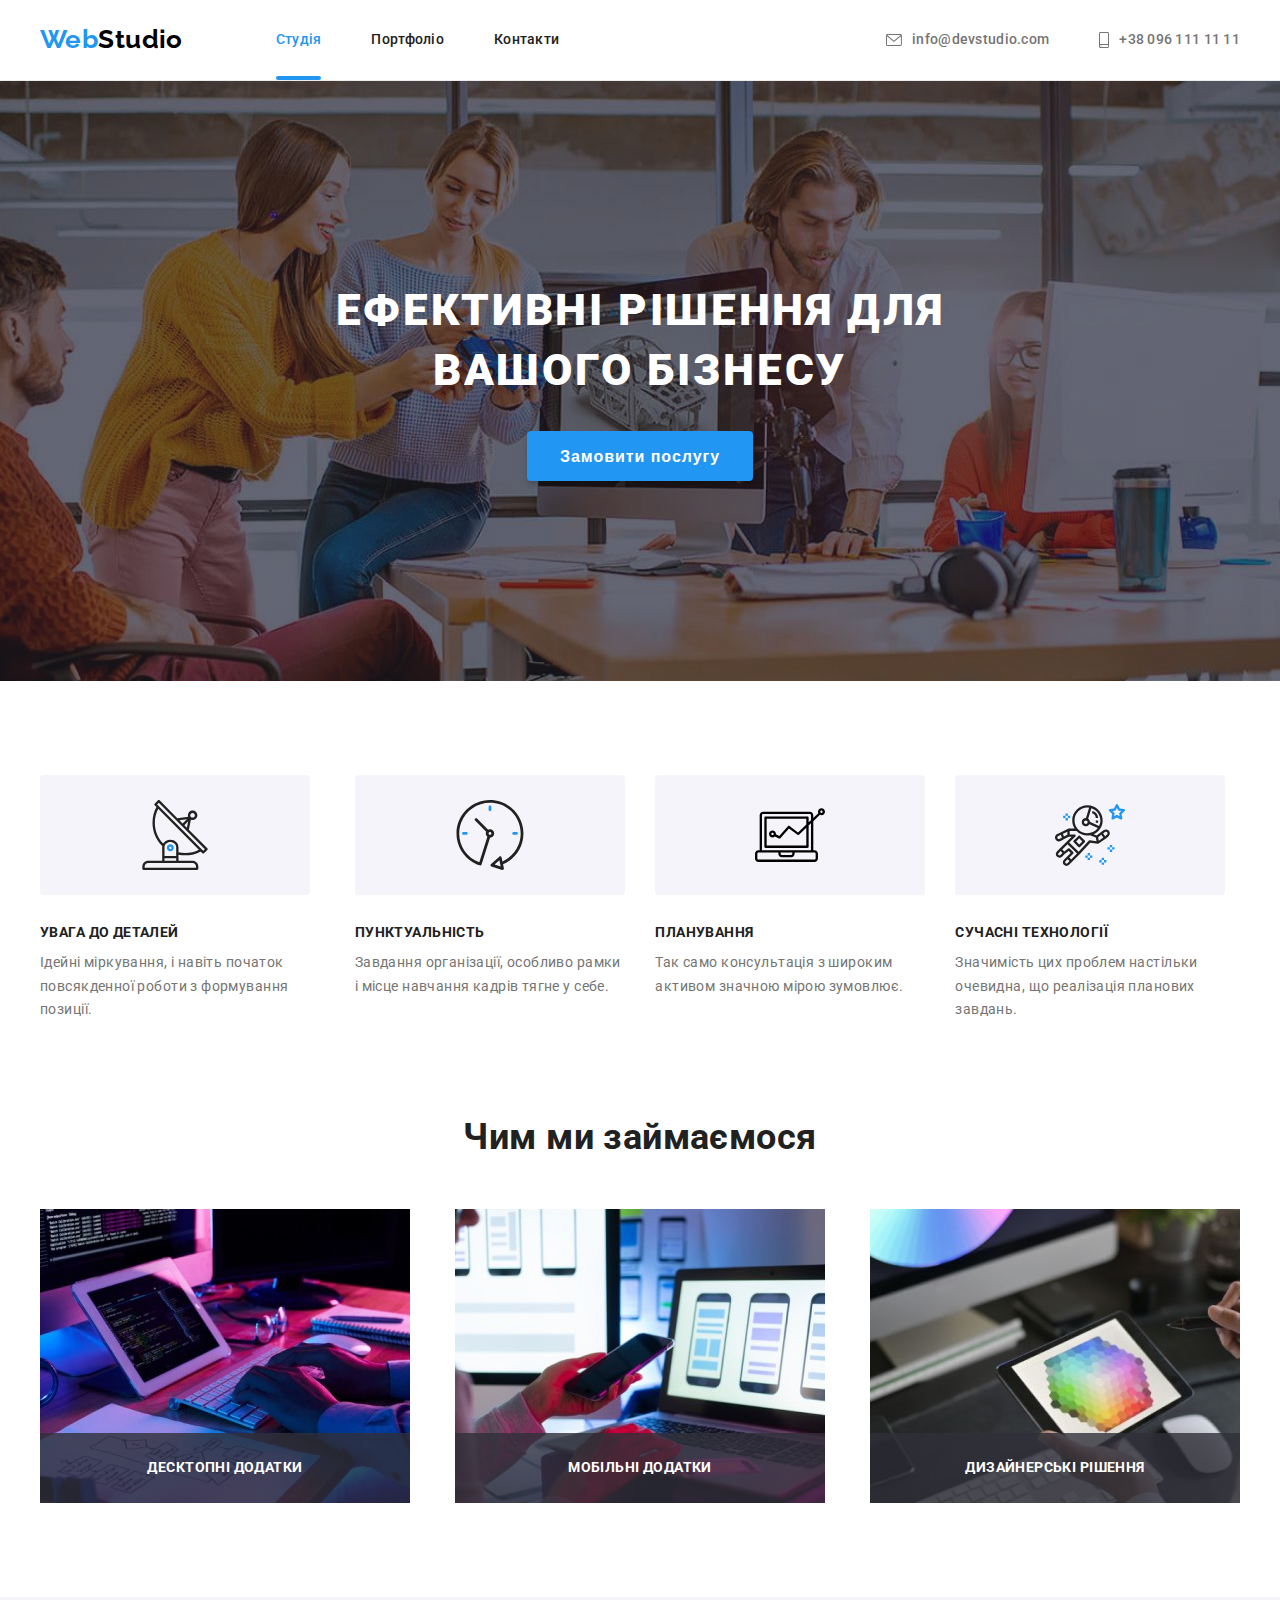
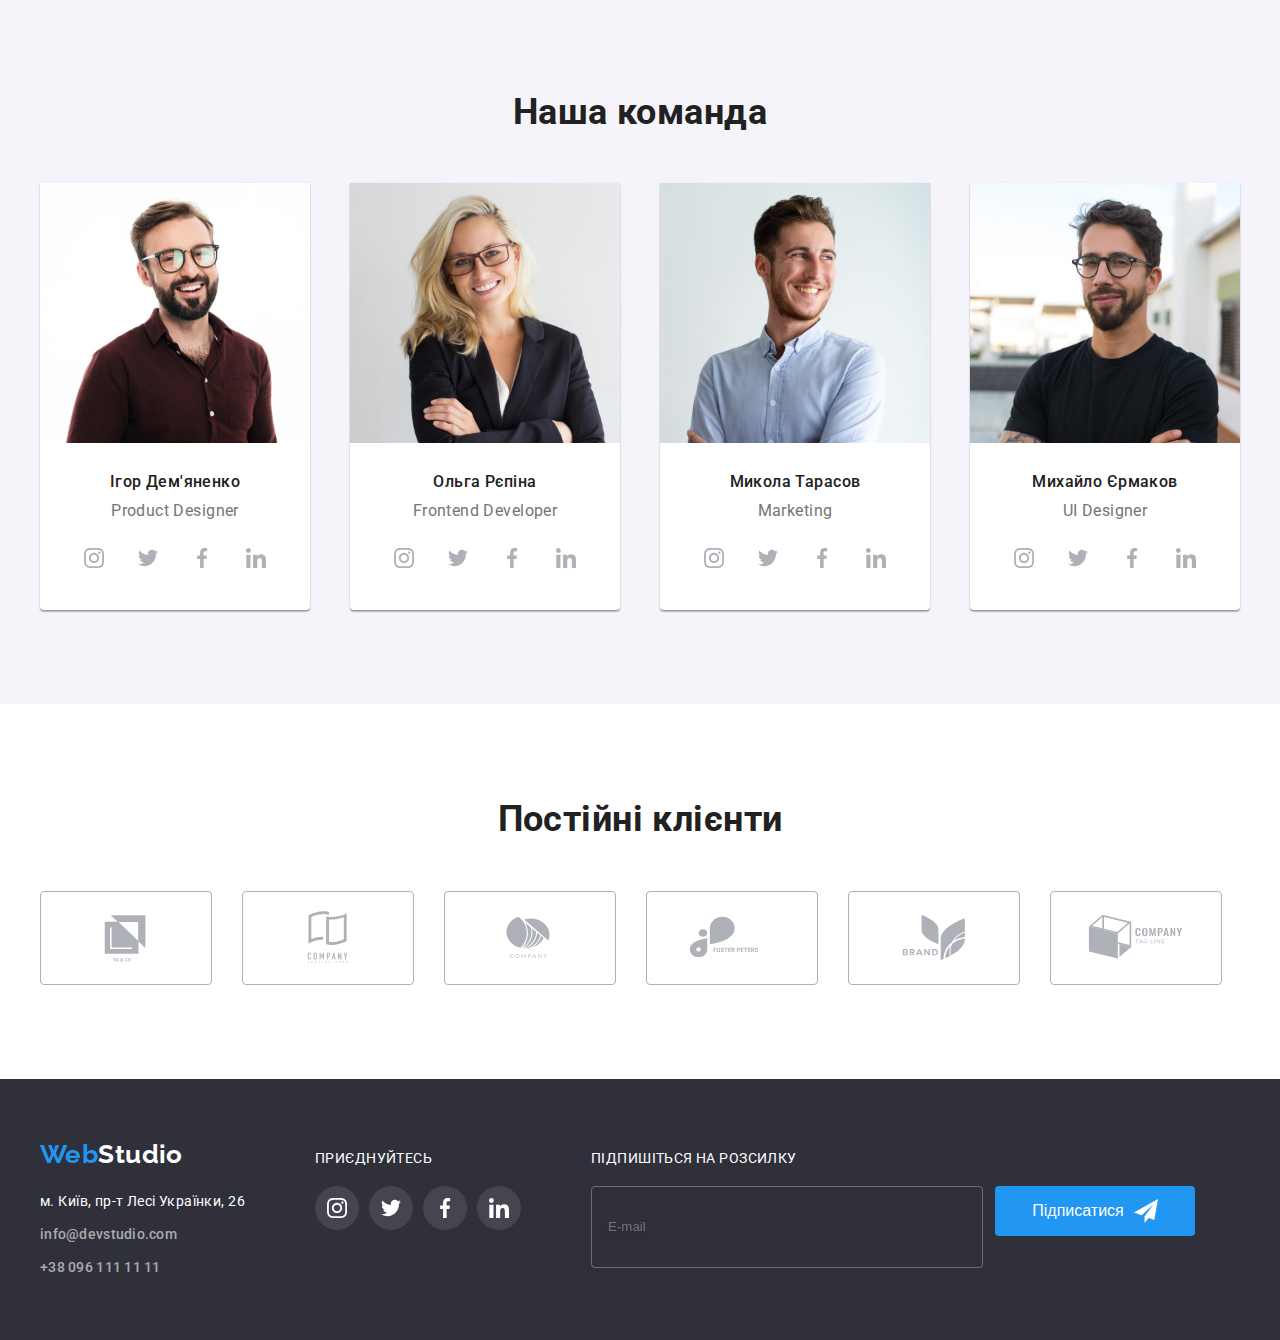
<file: index.html>
<!DOCTYPE html>
<html lang="uk">
  <head>
    <meta charset="UTF-8" />
    <meta http-equiv="X-UA-Compatible" content="IE=edge" />
    <meta name="viewport" content="width=device-width, initial-scale=1.0" />
    <title>WebStudio</title>
    <link rel="preconnect" href="https://fonts.googleapis.com" />
    <link rel="preconnect" href="https://fonts.gstatic.com" crossorigin />
    <link
      href="https://fonts.googleapis.com/css2?family=Raleway:wght@700&family=Roboto:wght@400;500;700;900&display=swap"
      rel="stylesheet"
    />
    <link
      rel="stylesheet"
      href="https://cdnjs.cloudflare.com/ajax/libs/modern-normalize/1.1.0/modern-normalize.min.css"
      integrity="sha512-wpPYUAdjBVSE4KJnH1VR1HeZfpl1ub8YT/NKx4PuQ5NmX2tKuGu6U/JRp5y+Y8XG2tV+wKQpNHVUX03MfMFn9Q=="
      crossorigin="anonymous"
      referrerpolicy="no-referrer"
    />
    <link rel="stylesheet" href="./css/main.min.css" />
  </head>
  <body>
    <!-- Шапка -->
    <header class="header">
      <div class="container header__container">
        <nav class="nav">
          <a class="logo header__logo" href="./"
            ><span class="logo__text logo__text--accent">Web</span
            ><span class="logo__text logo__text--dark">Studio</span></a
          >
          <ul class="nav__list">
            <li class="nav__item">
              <a class="nav__link nav__link--current" href="./index.html">Студія</a>
            </li>
            <li class="nav__item">
              <a class="nav__link" href="./portfolio.html">Портфоліо</a>
            </li>
            <li class="nav__item">
              <a class="nav__link" href="">Контакти</a>
            </li>
          </ul>
        </nav>

        <ul class="contacts__list">
          <li class="contacts__item">
            <a class="contacts__link" href="mailto:info@devstudio.com">
              <svg class="contacts__icon" width="16" height="12">
                <use href="./images/icons.svg#email-icon"></use>
              </svg>
              <p class="contacts__text">info@devstudio.com</p></a
            >
          </li>
          <li class="contacts__item">
            <a class="contacts__link" href="tel:+380961111111">
              <svg class="contacts__icon" width="10" height="16">
                <use href="./images/icons.svg#phone-icon"></use>
              </svg>
              <p class="contacts__text">+38 096 111 11 11</p></a
            >
          </li>
        </ul>
      </div>
    </header>

    <main>
      <!-- Hero section -->
      <section class="hero">
        <div class="container">
          <div class="hero__box">
            <h1 class="hero__title">Ефективні рішення для вашого бізнесу</h1>
            <button class="hero__button button" type="button" data-modal-open>
              Замовити послугу
            </button>
          </div>
        </div>
      </section>

      <!-- Preference section -->
      <section class="preference">
        <div class="container">
          <h2 class="preference__title visually-hidden">Наші переваги</h2>
          <ul class="preference__list">
            <li class="preference__item">
              <div class="preferences__box">
                <svg class="preferences__icon" width="70" height="70">
                  <use href="./images/icons.svg#antenna-icon"></use>
                </svg>
              </div>
              <h3 class="preference__subtitle">УВАГА ДО ДЕТАЛЕЙ</h3>
              <p>Ідейні міркування, і навіть початок повсякденної роботи з формування позиції.</p>
            </li>
            <li class="preference__item">
              <div class="preferences__box">
                <svg class="preferences__icon" width="70" height="70">
                  <use href="./images/icons.svg#clock-icon"></use>
                </svg>
              </div>
              <h3 class="preference__subtitle">ПУНКТУАЛЬНІСТЬ</h3>
              <p>Завдання організації, особливо рамки і місце навчання кадрів тягне у себе.</p>
            </li>
            <li class="preference__item">
              <div class="preferences__box">
                <svg class="preferences__icon" width="70" height="70">
                  <use href="./images/icons.svg#laptop-icon"></use>
                </svg>
              </div>
              <h3 class="preference__subtitle">ПЛАНУВАННЯ</h3>
              <p>Так само консультація з широким активом значною мірою зумовлює.</p>
            </li>
            <li class="preference__item">
              <div class="preferences__box">
                <svg class="preferences__icon" width="70" height="70">
                  <use href="./images/icons.svg#astronaut-icon"></use>
                </svg>
              </div>
              <h3 class="preference__subtitle">СУЧАСНІ ТЕХНОЛОГІЇ</h3>
              <p>Значимість цих проблем настільки очевидна, що реалізація планових завдань.</p>
            </li>
          </ul>
        </div>
      </section>

      <!-- Чим ми займаємося -->
      <section class="work">
        <div class="container">
          <h2 class="work__title">Чим ми займаємося</h2>
          <ul class="work__list">
            <li class="work__item">
              <img
                class="work__img"
                src="./images/work-1.jpg.jpg"
                alt="Програміст працює за робочим столом"
                width="370"
                height="294"
              />
              <div class="work__overlay">
                <h3 class="work__descr">Десктопні додатки</h3>
              </div>
            </li>
            <li class="work__item">
              <img
                class="work__img"
                src="./images/work-2.jpg.jpg"
                alt="Дизайнер створює макет застосунку"
                width="370"
                height="294"
              />
              <div class="work__overlay">
                <h3 class="work__descr">Мобільні додатки</h3>
              </div>
            </li>
            <li class="work__item">
              <img
                class="work__img"
                src="./images/work-3.jpg.jpg"
                alt="Дизайнер обирає колір на планшеті"
                width="370"
                height="294"
              />
              <div class="work__overlay">
                <h3 class="work__descr">Дизайнерські рішення</h3>
              </div>
            </li>
          </ul>
        </div>
      </section>

      <!-- Наша команда -->
      <section class="team">
        <div class="container">
          <h2 class="team__title">Наша команда</h2>
          <ul class="team__list">
            <li>
              <div class="team__box">
                <img
                  class="team__img"
                  src="./images/photo-1.jpg"
                  alt="Ігор Дем'яненко"
                  width="270"
                  height="260"
                />
                <h3 class="team__subtitle">Ігор Дем'яненко</h3>
                <p class="team__position">Product Designer</p>
                <ul class="socials__list">
                  <li class="socials__item">
                    <a class="socials__link" href="" target="_blank" rel="noopener norefferer"
                      ><svg class="socials__icon" width="20" height="20">
                        <use href="./images/icons.svg#instagram-icon"></use></svg
                    ></a>
                  </li>
                  <li class="socials__item">
                    <a class="socials__link" href="" target="_blank" rel="noopener norefferer"
                      ><svg class="socials__icon" width="20" height="20">
                        <use href="./images/icons.svg#twitter-icon"></use></svg
                    ></a>
                  </li>
                  <li class="socials__item">
                    <a class="socials__link" href="" target="_blank" rel="noopener norefferer"
                      ><svg class="socials__icon" width="20" height="20">
                        <use href="./images/icons.svg#facebook-icon"></use></svg
                    ></a>
                  </li>
                  <li class="socials__item">
                    <a class="socials__link" href="" target="_blank" rel="noopener norefferer"
                      ><svg class="socials__icon" width="20" height="20">
                        <use href="./images/icons.svg#linkedin-icon"></use></svg
                    ></a>
                  </li>
                </ul>
              </div>
            </li>
            <li>
              <div class="team__box">
                <img
                  class="team__img"
                  src="./images/photo-2.jpg"
                  alt="Ольга Рєпіна"
                  width="270"
                  height="260"
                />
                <h3 class="team__subtitle">Ольга Рєпіна</h3>
                <p class="team__position">Frontend Developer</p>
                <ul class="socials__list">
                  <li class="socials__item">
                    <a class="socials__link" href="" target="_blank" rel="noopener norefferer"
                      ><svg class="socials__icon" width="20" height="20">
                        <use href="./images/icons.svg#instagram-icon"></use></svg
                    ></a>
                  </li>
                  <li class="socials__item">
                    <a class="socials__link" href="" target="_blank" rel="noopener norefferer"
                      ><svg class="socials__icon" width="20" height="20">
                        <use href="./images/icons.svg#twitter-icon"></use></svg
                    ></a>
                  </li>
                  <li class="socials__item">
                    <a class="socials__link" href="" target="_blank" rel="noopener norefferer"
                      ><svg class="socials__icon" width="20" height="20">
                        <use href="./images/icons.svg#facebook-icon"></use></svg
                    ></a>
                  </li>
                  <li class="socials__item">
                    <a class="socials__link" href="" target="_blank" rel="noopener norefferer"
                      ><svg class="socials__icon" width="20" height="20">
                        <use href="./images/icons.svg#linkedin-icon"></use></svg
                    ></a>
                  </li>
                </ul>
              </div>
            </li>
            <li>
              <div class="team__box">
                <img
                  class="team__img"
                  src="./images/photo-3.jpg"
                  alt="Микола Тарасов"
                  width="270"
                  height="260"
                />
                <h3 class="team__subtitle">Микола Тарасов</h3>
                <p class="team__position">Marketing</p>
                <ul class="socials__list">
                  <li class="socials__item">
                    <a class="socials__link" href="" target="_blank" rel="noopener norefferer"
                      ><svg class="socials__icon" width="20" height="20">
                        <use href="./images/icons.svg#instagram-icon"></use></svg
                    ></a>
                  </li>
                  <li class="socials__item">
                    <a class="socials__link" href="" target="_blank" rel="noopener norefferer"
                      ><svg class="socials__icon" width="20" height="20">
                        <use href="./images/icons.svg#twitter-icon"></use></svg
                    ></a>
                  </li>
                  <li class="socials__item">
                    <a class="socials__link" href="" target="_blank" rel="noopener norefferer"
                      ><svg class="socials__icon" width="20" height="20">
                        <use href="./images/icons.svg#facebook-icon"></use></svg
                    ></a>
                  </li>
                  <li class="socials__item">
                    <a class="socials__link" href="" target="_blank" rel="noopener norefferer"
                      ><svg class="socials__icon" width="20" height="20">
                        <use href="./images/icons.svg#linkedin-icon"></use></svg
                    ></a>
                  </li>
                </ul>
              </div>
            </li>
            <li>
              <div class="team__box">
                <img
                  class="team__img"
                  src="./images/photo-4.jpg"
                  alt="Михайло Єрмаков"
                  width="270"
                  height="260"
                />
                <h3 class="team__subtitle">Михайло Єрмаков</h3>
                <p class="team__position">UI Designer</p>
                <ul class="socials__list">
                  <li class="socials-item">
                    <a class="socials__link" href="" target="_blank" rel="noopener norefferer">
                      <svg class="socials__icon" width="20" height="20">
                        <use href="./images/icons.svg#instagram-icon"></use></svg
                    ></a>
                  </li>
                  <li class="socials__item">
                    <a class="socials__link" href="" target="_blank" rel="noopener norefferer"
                      ><svg class="socials__icon" width="20" height="20">
                        <use href="./images/icons.svg#twitter-icon"></use></svg
                    ></a>
                  </li>
                  <li class="socials__item">
                    <a class="socials__link" href="" target="_blank" rel="noopener norefferer"
                      ><svg class="socials__icon" width="20" height="20">
                        <use href="./images/icons.svg#facebook-icon"></use></svg
                    ></a>
                  </li>
                  <li class="socials__item">
                    <a class="socials__link" href="" target="_blank" rel="noopener norefferer"
                      ><svg class="socials__icon" width="20" height="20">
                        <use href="./images/icons.svg#linkedin-icon"></use></svg
                    ></a>
                  </li>
                </ul>
              </div>
            </li>
          </ul>
        </div>
      </section>

      <!-- Clients section -->
      <section class="clients">
        <div class="container">
          <h2 class="clients__title">Постійні клієнти</h2>
          <ul class="clients__list">
            <li class="clients__item">
              <a class="clients__link" href="" target="_blank" rel="noopener norefferer">
                <svg class="clients__logo" width="106" height="60">
                  <use href="./images/icons.svg#client-logo-1"></use>
                </svg>
              </a>
            </li>
            <li class="clients__item">
              <a class="clients__link" href="" target="_blank" rel="noopener norefferer">
                <svg class="clients__logo" width="106" height="60">
                  <use href="./images/icons.svg#client-logo-2"></use>
                </svg>
              </a>
            </li>
            <li class="clients__item">
              <a class="clients__link" href="" target="_blank" rel="noopener norefferer">
                <svg class="clients__logo" width="106" height="60">
                  <use href="./images/icons.svg#client-logo-3"></use>
                </svg>
              </a>
            </li>
            <li class="clients__item">
              <a class="clients__link" href="" target="_blank" rel="noopener norefferer">
                <svg class="clients__logo" width="106" height="60">
                  <use href="./images/icons.svg#client-logo-4"></use>
                </svg>
              </a>
            </li>
            <li class="clients__item">
              <a class="clients__link" href="" target="_blank" rel="noopener norefferer">
                <svg class="clients__logo" width="106" height="60">
                  <use href="./images/icons.svg#client-logo-5"></use>
                </svg>
              </a>
            </li>
            <li class="clients__item">
              <a class="clients__link" href="" target="_blank" rel="noopener norefferer">
                <svg class="clients__logo" width="106" height="60">
                  <use href="./images/icons.svg#client-logo-6"></use>
                </svg>
              </a>
            </li>
          </ul>
        </div>
      </section>
    </main>

    <!-- Футер -->
    <footer class="footer">
      <div class="footer__container container">
        <div>
          <a class="logo footer__logo" href="./"
            ><span class="logo__text logo__text--accent">Web</span
            ><span class="logo__text logo__text--light">Studio</span></a
          >
          <address>
            <p class="address__text">м. Київ, пр-т Лесі Українки, 26</p>
            <ul class="address__list">
              <li class="address__item">
                <a class="address__link link" href="mailto:info@devstudio.com"
                  >info@devstudio.com</a
                >
              </li>
              <li class="address__item">
                <a class="address__link link" href="tel:+380961111111">+38 096 111 11 11</a>
              </li>
            </ul>
          </address>
        </div>
        <div>
          <p class="footer__subtitle subtitle">приєднуйтесь</p>
          <ul class="socials__list">
            <li class="socials__item">
              <a
                class="socials__link footer__socials-link"
                href=""
                target="_blank"
                rel="noopener norefferer"
                ><svg class="socials__icon" width="20" height="20">
                  <use href="./images/icons.svg#instagram-icon"></use></svg
              ></a>
            </li>
            <li class="socials__item">
              <a
                class="socials__link footer__socials-link"
                href=""
                target="_blank"
                rel="noopener norefferer"
                ><svg class="socials__icon" width="20" height="20">
                  <use href="./images/icons.svg#twitter-icon"></use></svg
              ></a>
            </li>
            <li class="socials__item">
              <a
                class="socials__link footer__socials-link"
                href=""
                target="_blank"
                rel="noopener norefferer"
                ><svg class="socials__icon" width="20" height="20">
                  <use href="./images/icons.svg#facebook-icon"></use></svg
              ></a>
            </li>
            <li class="socials__item">
              <a
                class="socials__link footer__socials-link"
                href=""
                target="_blank"
                rel="noopener norefferer"
                ><svg class="socials__icon" width="20" height="20">
                  <use href="./images/icons.svg#linkedin-icon"></use></svg
              ></a>
            </li>
          </ul>
        </div>
        <div class="mailing-form__box">
          <p class="footer__subtitle subtitle">Підпишіться на розсилку</p>
          <div class="mailing-form__wraper">
            <form class="mailing-form">
              <label class="mailing-form__label" for="mailing"></label>
              <input
                class="mailing-form__field"
                type="email"
                name="email"
                id="mailing"
                placeholder="E-mail"
              />
            </form>
            <button class="mailing-btn button" type="submit">
              <span class="mailing-btn__text">Підписатися</span>
              <svg class="mailing-btn__icon" width="24" height="24">
                <use href="./images/icons.svg#icon-send"></use>
              </svg>
            </button>
          </div>
        </div>
      </div>
    </footer>

    <!-- modal -->
    <div class="backdrop backdrop--is-hidden" data-modal>
      <div class="modal">
        <button class="close-btn" type="button" data-modal-close>
          <svg class="close-btn-icon" width="11" height="11">
            <use href="./images/icons.svg#icon-close"></use>
          </svg>
        </button>
        <p class="modal__descr">Залиште свої дані, ми вам передзвонимо</p>
        <form class="callback-form" name="callback-form">
          <div class="callback-form__wraper">
            <label class="callback-form__label" for="user_name">Ім'я </label>
            <div class="callback-form__group">
              <input class="callback-form__field" type="text" name="user_name" id="user_name" />
              <div class="callback-form__icon-box">
                <svg class="callback-form__icon" width="12" height="12">
                  <use href="./images/icons.svg#icon-user-name"></use>
                </svg>
              </div>
            </div>
            <label class="callback-form__label" for="user_phone">Телефон </label>
            <div class="callback-form__group">
              <input class="callback-form__field" type="tel" name="user_phone" id="user_phone" />
              <div class="callback-form__icon-box">
                <svg class="callback-form__icon" width="13" height="13">
                  <use href="./images/icons.svg#icon-user-phone"></use>
                </svg>
              </div>
            </div>
            <label class="callback-form__label" for="user_email">Пошта </label>
            <div class="callback-form__group">
              <input class="callback-form__field" type="email" name="user_email" id="user_email" />
              <div class="callback-form__icon-box">
                <svg class="callback-form__icon" width="15" height="12">
                  <use href="./images/icons.svg#icon-user-email"></use>
                </svg>
              </div>
            </div>
            <label class="callback-form__label" for="user_comment">Коментар</label>
            <textarea
              class="callback-form__textarea"
              name="user_comment"
              id="user_comment"
              rows="8"
              placeholder="Введіть текст"
            ></textarea>
          </div>
          <label class="callback-form__agreement">
            <input class="callback-form__checkbox" type="checkbox" name="agreement_checkbox" />
            <span class="callback-form__agreement-text"
              >Погоджуюся з розсилкою та приймаю
              <a class="callback-form__link" href="">Умови договору</a></span
            >
          </label>
        </form>
        <button class="submit-btn button" type="submit">Відправити</button>
      </div>
    </div>

    <script src="./js/modal.js"></script>
  </body>
</html>
</file>
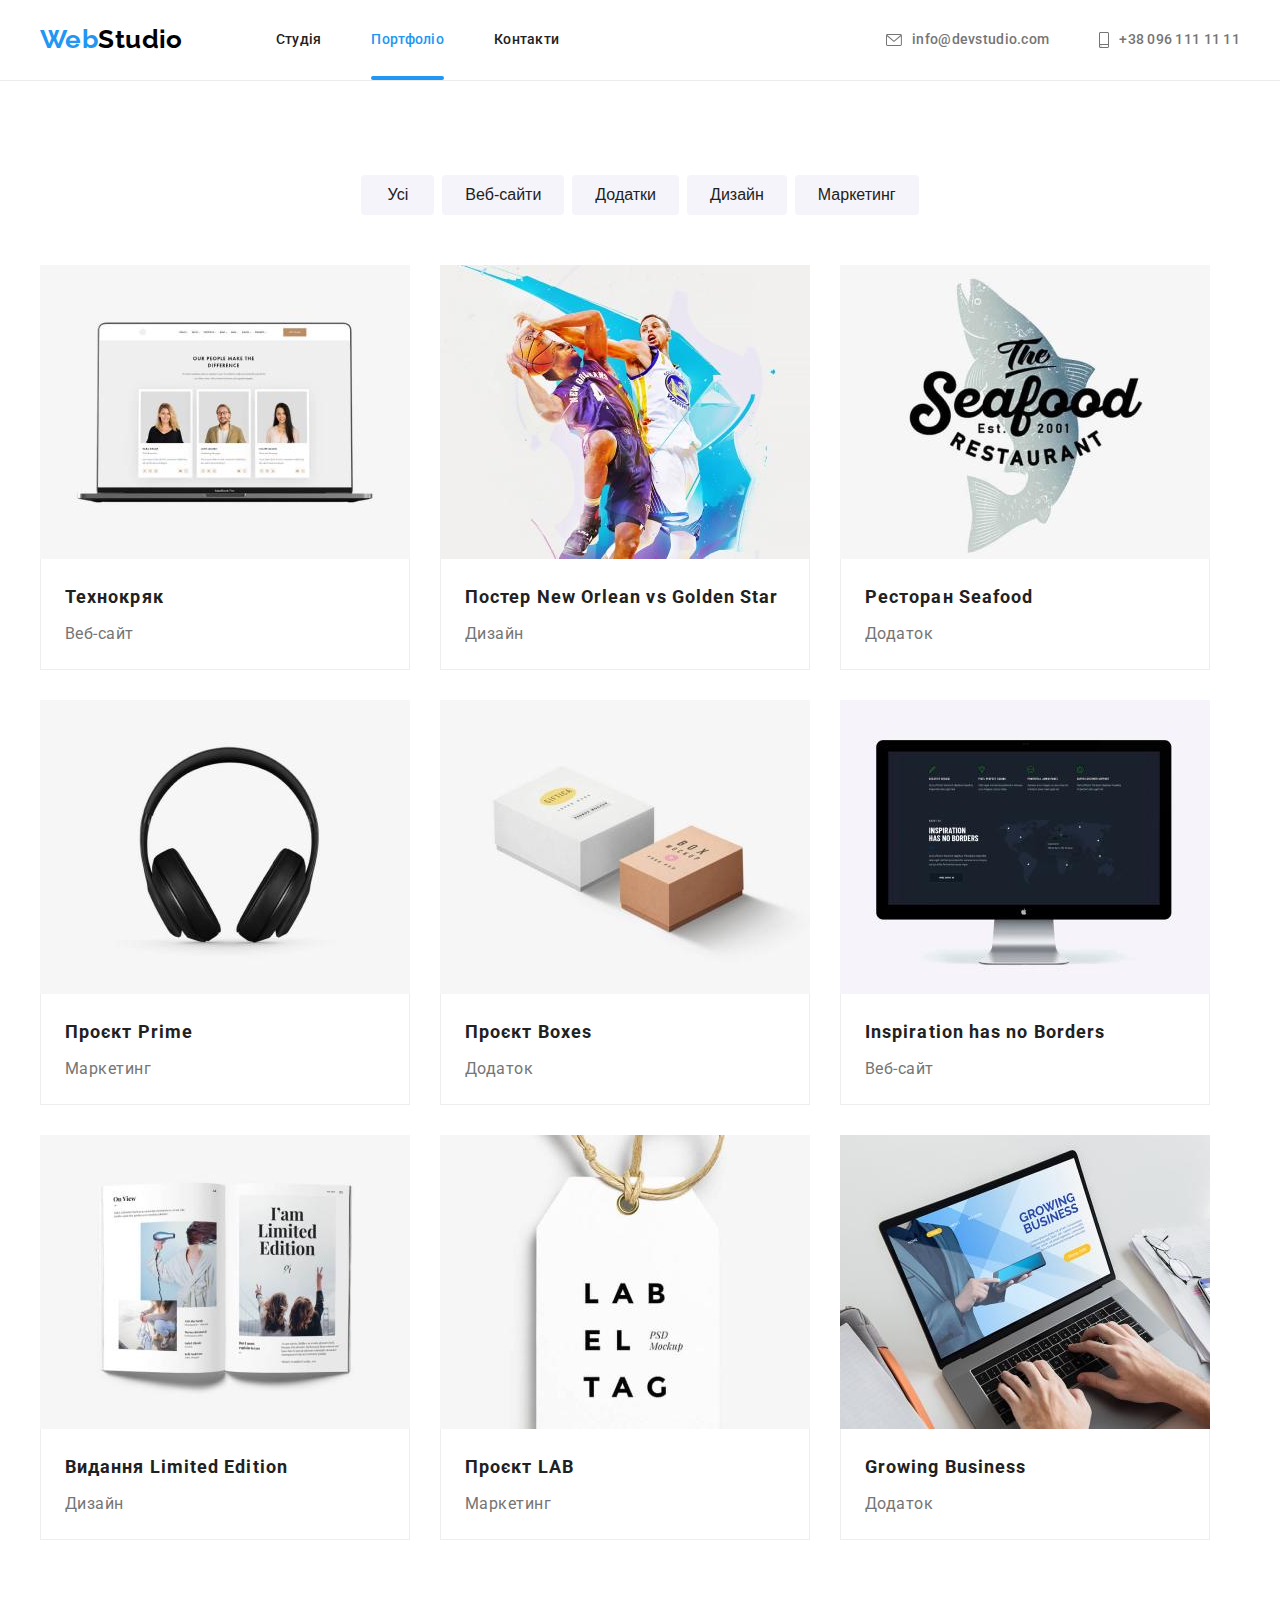
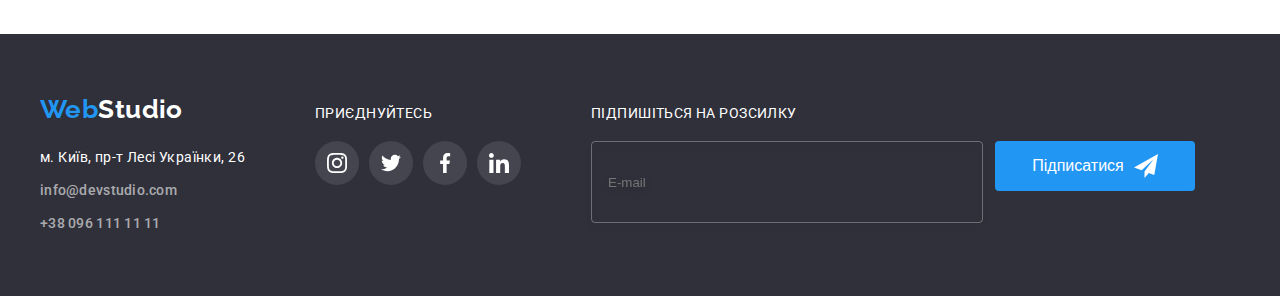
<file: portfolio.html>
<!DOCTYPE html>
<html lang="uk">
  <head>
    <meta charset="UTF-8" />
    <meta http-equiv="X-UA-Compatible" content="IE=edge" />
    <meta name="viewport" content="width=device-width, initial-scale=1.0" />
    <title>Document</title>
    <link
      href="https://fonts.googleapis.com/css2?family=Raleway:wght@700&family=Roboto:wght@400;500;700;900&display=swap"
      rel="stylesheet"
    />
    <link
      rel="stylesheet"
      href="https://cdnjs.cloudflare.com/ajax/libs/modern-normalize/1.1.0/modern-normalize.min.css"
      integrity="sha512-wpPYUAdjBVSE4KJnH1VR1HeZfpl1ub8YT/NKx4PuQ5NmX2tKuGu6U/JRp5y+Y8XG2tV+wKQpNHVUX03MfMFn9Q=="
      crossorigin="anonymous"
      referrerpolicy="no-referrer"
    />
    <link rel="stylesheet" href="./css/main.min.css" />
  </head>
  <body>
    <!-- Шапка -->
    <header class="header">
      <div class="container header__container">
        <nav class="nav">
          <a class="logo header__logo" href="./"
            ><span class="logo__text logo__text--accent">Web</span
            ><span class="logo__text logo__text--dark">Studio</span></a
          >
          <ul class="nav__list">
            <li class="nav__item">
              <a class="nav__link" href="./index.html">Студія</a>
            </li>
            <li class="nav__item">
              <a class="nav__link nav__link--current" href="./portfolio.html">Портфоліо</a>
            </li>
            <li class="nav__item">
              <a class="nav__link" href="">Контакти</a>
            </li>
          </ul>
        </nav>

        <ul class="contacts__list">
          <li class="contacts__item">
            <a class="contacts__link" href="mailto:info@devstudio.com">
              <svg class="contacts__icon" width="16" height="12">
                <use href="./images/icons.svg#email-icon"></use>
              </svg>
              <p class="contacts__text">info@devstudio.com</p></a
            >
          </li>
          <li class="contacts__item">
            <a class="contacts__link" href="tel:+380961111111">
              <svg class="contacts__icon" width="10" height="16">
                <use href="./images/icons.svg#phone-icon"></use>
              </svg>
              <p class="contacts__text">+38 096 111 11 11</p></a
            >
          </li>
        </ul>
      </div>
    </header>
    <main>
      <!-- Portfolio section -->

      <section class="projects">
        <div class="container">
          <h1 class="title visually-hidden">Наші роботи</h1>
          <ul class="filter__list">
            <li class="filter__item">
              <button type="button" class="button filter__btn">Усі</button>
            </li>
            <li class="filter__item">
              <button type="button" class="button filter__btn">Веб-сайти</button>
            </li>
            <li class="filter__item">
              <button type="button" class="button filter__btn">Додатки</button>
            </li>
            <li class="filter__item">
              <button type="button" class="button filter__btn">Дизайн</button>
            </li>
            <li class="filter__item">
              <button type="button" class="button filter__btn">Маркетинг</button>
            </li>
          </ul>

          <ul class="projects__list">
            <li class="projects__item">
              <a href="" class="projects__link link">
                <div class="projects__img-box">
                  <img
                    class="projects__img"
                    src="./images/portfolio-1.jpg"
                    alt="Ноутбук із зображенням сайту"
                    width="370"
                    height="294"
                  />
                  <p class="projects__overlay-text">
                    Ресурс пропонує комплексні пропозиції з різним рівнем функціоналу та сервісів.
                    Все це дозволить відвідувачу отримати вичерпні відомості про компанію чи
                    приватну особу.
                  </p>
                </div>
                <div class="projects__subtitle-box">
                  <h2 class="projects__subtitle subtitle">Технокряк</h2>
                  <p class="projects__category">Веб-сайт</p>
                </div>
              </a>
            </li>
            <li class="projects__item">
              <a href="" class="projects__link link">
                <div class="projects__img-box">
                  <img
                    class="projects__img"
                    src="./images/portfolio-2.jpg"
                    alt="Двоє баскетболістів сперечаються за м`яч"
                    width="370"
                    height="294"
                  />
                  <p class="projects__overlay-text">
                    Ресурс пропонує комплексні пропозиції з різним рівнем функціоналу та сервісів.
                    Все це дозволить відвідувачу отримати вичерпні відомості про компанію чи
                    приватну особу.
                  </p>
                </div>
                <div class="projects__subtitle-box">
                  <h2 class="projects__subtitle subtitle">Постер New Orlean vs Golden Star</h2>
                  <p class="projects__category">Дизайн</p>
                </div>
              </a>
            </li>
            <li class="projects__item">
              <a href="" class="projects__link link">
                <div class="projects__img-box">
                  <img
                    class="projects__img"
                    src="./images/portfolio-3.jpg"
                    alt="Емблема ресторану Seefod"
                    width="370"
                    height="294"
                  />
                  <p class="projects__overlay-text">
                    Ресурс пропонує комплексні пропозиції з різним рівнем функціоналу та сервісів.
                    Все це дозволить відвідувачу отримати вичерпні відомості про компанію чи
                    приватну особу.
                  </p>
                </div>
                <div class="projects__subtitle-box">
                  <h2 class="projects__subtitle subtitle">Ресторан Seafood</h2>
                  <p class="projects__category">Додаток</p>
                </div>
              </a>
            </li>
            <li class="projects__item">
              <a href="" class="projects__link link">
                <div class="projects__img-box">
                  <img
                    class="projects__img"
                    src="./images/portfolio-4.jpg"
                    alt="Навушники"
                    width="370"
                    height="294"
                  />
                  <p class="projects__overlay-text">
                    Ресурс пропонує комплексні пропозиції з різним рівнем функціоналу та сервісів.
                    Все це дозволить відвідувачу отримати вичерпні відомості про компанію чи
                    приватну особу.
                  </p>
                </div>
                <div class="projects__subtitle-box">
                  <h2 class="projects__subtitle subtitle">Проєкт Prime</h2>
                  <p class="projects__category">Маркетинг</p>
                </div>
              </a>
            </li>
            <li class="projects__item">
              <a href="" class="projects__link link">
                <div class="projects__img-box">
                  <img
                    class="projects__img"
                    src="./images/portfolio-5.jpg"
                    alt="Дві коробки"
                    width="370"
                    height="294"
                  />
                  <p class="projects__overlay-text">
                    Ресурс пропонує комплексні пропозиції з різним рівнем функціоналу та сервісів.
                    Все це дозволить відвідувачу отримати вичерпні відомості про компанію чи
                    приватну особу.
                  </p>
                </div>
                <div class="projects__subtitle-box">
                  <h2 class="projects__subtitle subtitle">Проєкт Boxes</h2>
                  <p class="projects__category">Додаток</p>
                </div>
              </a>
            </li>
            <li class="projects__item">
              <a href="" class="projects__link link">
                <div class="projects__img-box">
                  <img
                    class="projects__img"
                    src="./images/portfolio-6.jpg"
                    alt="Монітор із зображенням сайту"
                    width="370"
                    height="294"
                  />
                  <p class="projects__overlay-text">
                    Ресурс пропонує комплексні пропозиції з різним рівнем функціоналу та сервісів.
                    Все це дозволить відвідувачу отримати вичерпні відомості про компанію чи
                    приватну особу.
                  </p>
                </div>

                <div class="projects__subtitle-box">
                  <h2 class="projects__subtitle subtitle">Inspiration has no Borders</h2>
                  <p class="projects__category">Веб-сайт</p>
                </div>
              </a>
            </li>
            <li class="projects__item">
              <a href="" class="projects__link link">
                <div class="projects__img-box">
                  <img
                    class="projects__img"
                    src="./images/portfolio-7.jpg"
                    alt="Розгорнутий журнал"
                    width="370"
                    height="294"
                  />
                  <p class="projects__overlay-text">
                    Ресурс пропонує комплексні пропозиції з різним рівнем функціоналу та сервісів.
                    Все це дозволить відвідувачу отримати вичерпні відомості про компанію чи
                    приватну особу.
                  </p>
                </div>
                <div class="projects__subtitle-box">
                  <h2 class="projects__subtitle subtitle">Видання Limited Edition</h2>
                  <p class="projects__category">Дизайн</p>
                </div>
              </a>
            </li>
            <li class="projects__item">
              <a href="" class="projects__link link">
                <div class="projects__img-box">
                  <img
                    class="projects__img"
                    src="./images/portfolio-8.jpg"
                    alt="Етикетка з написом Label Tag"
                    width="370"
                    height="294"
                  />
                  <p class="projects__overlay-text">
                    Ресурс пропонує комплексні пропозиції з різним рівнем функціоналу та сервісів.
                    Все це дозволить відвідувачу отримати вичерпні відомості про компанію чи
                    приватну особу.
                  </p>
                </div>
                <div class="projects__subtitle-box">
                  <h2 class="projects__subtitle subtitle">Проєкт LAB</h2>
                  <p class="projects__category">Маркетинг</p>
                </div>
              </a>
            </li>
            <li class="projects__item">
              <a href="" class="projects__link link">
                <div class="projects__img-box">
                  <img
                    class="projects__img"
                    src="./images/portfolio-9.jpg"
                    alt="Людина працює з додатком"
                    width="370"
                    height="294"
                  />
                  <p class="projects__overlay-text">
                    Ресурс пропонує комплексні пропозиції з різним рівнем функціоналу та сервісів.
                    Все це дозволить відвідувачу отримати вичерпні відомості про компанію чи
                    приватну особу.
                  </p>
                </div>
                <div class="projects__subtitle-box">
                  <h2 class="projects__subtitle subtitle">Growing Business</h2>
                  <p class="projects__category">Додаток</p>
                </div>
              </a>
            </li>
          </ul>
        </div>
      </section>
    </main>

    <!-- Футер -->
    <footer class="footer">
      <div class="footer__container container">
        <div>
          <a class="logo footer__logo" href="./"
            ><span class="logo__text logo__text--accent">Web</span
            ><span class="logo__text logo__text--light">Studio</span></a
          >
          <address>
            <p class="address__text">м. Київ, пр-т Лесі Українки, 26</p>
            <ul class="address__list">
              <li class="address__item">
                <a class="address__link link" href="mailto:info@devstudio.com"
                  >info@devstudio.com</a
                >
              </li>
              <li class="address__item">
                <a class="address__link link" href="tel:+380961111111">+38 096 111 11 11</a>
              </li>
            </ul>
          </address>
        </div>
        <div>
          <p class="footer__subtitle subtitle">приєднуйтесь</p>
          <ul class="socials__list">
            <li class="socials__item">
              <a
                class="socials__link footer__socials-link"
                href=""
                target="_blank"
                rel="noopener norefferer"
                ><svg class="socials__icon" width="20" height="20">
                  <use href="./images/icons.svg#instagram-icon"></use></svg
              ></a>
            </li>
            <li class="socials__item">
              <a
                class="socials__link footer__socials-link"
                href=""
                target="_blank"
                rel="noopener norefferer"
                ><svg class="socials__icon" width="20" height="20">
                  <use href="./images/icons.svg#twitter-icon"></use></svg
              ></a>
            </li>
            <li class="socials__item">
              <a
                class="socials__link footer__socials-link"
                href=""
                target="_blank"
                rel="noopener norefferer"
                ><svg class="socials__icon" width="20" height="20">
                  <use href="./images/icons.svg#facebook-icon"></use></svg
              ></a>
            </li>
            <li class="socials__item">
              <a
                class="socials__link footer__socials-link"
                href=""
                target="_blank"
                rel="noopener norefferer"
                ><svg class="socials__icon" width="20" height="20">
                  <use href="./images/icons.svg#linkedin-icon"></use></svg
              ></a>
            </li>
          </ul>
        </div>
        <div class="mailing-form__box">
          <p class="footer__subtitle subtitle">Підпишіться на розсилку</p>
          <div class="mailing-form__wraper">
            <form class="mailing-form">
              <label class="mailing-form__label" for="mailing"></label>
              <input
                class="mailing-form__field"
                type="email"
                name="email"
                id="mailing"
                placeholder="E-mail"
              />
            </form>
            <button class="mailing-btn button" type="submit">
              <span class="mailing-btn__text">Підписатися</span>
              <svg class="mailing-btn__icon" width="24" height="24">
                <use href="./images/icons.svg#icon-send"></use>
              </svg>
            </button>
          </div>
        </div>
      </div>
    </footer>
  </body>
</html>
</file>
<file: css/main.min.css>
:root{--primary-text-color: #757575;--secondary-text-color: #212121;--socials-link-color: #afb1b8;--light-txt-bg-color: #ffffff;--secondary-bg-color: #f5f4fa;--bg-color-header: #c4c4c4;--bg-color-footer: #2f303a;--accent-color: #2196f3;--accent-color-herobtn: #188ce8;--logo-header: #000000;--header-border: #ececec;--header-contacts-color: #757575;--footer-contacts-color: rgba(255, 255, 255, 0.6);--modal-input-border: rgba(33, 33, 33, 0.2);--primary-font-family: Roboto, sans-serif;--secondary-font-family: "Raleway", sans-serif;--transition-options: 250ms cubic-bezier(0.4, 0, 0.2, 1)}.visually-hidden{position:absolute;width:1px;height:1px;margin:-1px;border:0;padding:0;white-space:nowrap;-webkit-clip-path:inset(100%);clip-path:inset(100%);clip:rect(0 0 0 0);overflow:hidden}.address__link,.contacts__link,.nav__link{display:inline-block;color:var(--secondary-text-color);font-weight:500;font-size:14px;line-height:1.14;letter-spacing:.02em;text-decoration:none}.clients__title,.team__title,.work__title,.hero__title{margin-top:0;margin-bottom:50px;color:var(--secondary-text-color);font-size:36px;line-height:1.17;text-align:center}.projects__subtitle,.team__subtitle,.preference__subtitle{margin-top:0;margin-bottom:10px;color:var(--secondary-text-color)}body{margin:0;color:var(--primary-text-color);background-color:var(--light-txt-bg-color);font-family:var(--primary-font-family);font-size:14px;line-height:1.71;letter-spacing:.03em}h1,h2,h3,h4,h5,h6,p{margin-top:0;margin-bottom:0}ul{margin:0;padding:0;list-style:none}img{display:block}a{text-decoration:none}.container{margin-left:auto;margin-right:auto;width:1200px;padding-right:15px;padding-left:15px}.button{display:inline-block;border:1px solid rgba(0,0,0,0);border-radius:4px;color:var(--secondary-text-color);background-color:var(--secondary-bg-color);font-weight:500;font-size:16px;line-height:1.62;cursor:pointer}.button:hover,.button:focus{color:var(--light-txt-bg-color);background-color:var(--accent-color)}.header{height:80px;border-bottom:1px solid #ececec}.header__container{display:-webkit-box;display:-ms-flexbox;display:flex;-webkit-box-align:center;-ms-flex-align:center;align-items:center}.header__logo{margin-right:93px;display:block}.logo__text{font-family:var(--secondary-font-family);font-weight:700;font-size:26px;line-height:1.19}.logo__text--accent{color:var(--accent-color)}.logo__text--dark{color:var(--logo-header)}.logo__text--light{color:var(--light-txt-bg-color)}.nav{display:-webkit-box;display:-ms-flexbox;display:flex;-webkit-box-align:center;-ms-flex-align:center;align-items:center}.nav__list{display:-webkit-box;display:-ms-flexbox;display:flex;-webkit-box-align:center;-ms-flex-align:center;align-items:center}.nav__item:not(:last-child){margin-right:50px}.nav__link{display:block;padding-top:32px;padding-bottom:32px;position:relative;-webkit-transition:color var(--transition-options);transition:color var(--transition-options)}.nav__link:hover,.nav__link:focus{color:var(--accent-color)}.nav__link--current{color:var(--accent-color)}.nav__link--current::after{position:absolute;content:"";width:100%;height:4px;bottom:0;left:0;border-radius:2px;background-color:var(--accent-color)}.contacts__list{display:-webkit-box;display:-ms-flexbox;display:flex;margin-left:auto}.contacts__item:not(:last-child){margin-right:50px}.contacts__link{display:-webkit-box;display:-ms-flexbox;display:flex;gap:10px;padding-top:32px;padding-bottom:32px;-webkit-box-align:center;-ms-flex-align:center;align-items:center;color:var(--header-contacts-color);-webkit-transition:color var(--transition-options),fill var(--transition-options);transition:color var(--transition-options),fill var(--transition-options)}.contacts__link:hover,.contacts__link:focus{color:var(--accent-color)}.contacts__icon{fill:currentColor;-webkit-transition:fill var(--transition-options);transition:fill var(--transition-options)}.hero{max-width:1600px;margin-right:auto;margin-left:auto;padding-top:200px;padding-bottom:200px;background-color:var(--bg-color-header);background-image:-webkit-gradient(linear, left top, left bottom, from(rgba(47, 48, 58, 0.4)), to(rgba(47, 48, 58, 0.4))),url(../images/hero-bg-img.jpg);background-image:linear-gradient(180deg, rgba(47, 48, 58, 0.4) 0%, rgba(47, 48, 58, 0.4) 100%),url(../images/hero-bg-img.jpg);background-repeat:repeat,no-repeat;background-position:center;text-align:center}.hero__box{width:696px;margin-right:auto;margin-left:auto}.hero__title{margin-bottom:30px;color:var(--light-txt-bg-color);font-weight:900;font-size:44px;line-height:1.36;text-align:center;letter-spacing:.06em;text-transform:uppercase}.hero__button{padding:10px 32px;min-width:216px;height:50px;-webkit-box-shadow:0px 4px 4px rgba(0,0,0,.15);box-shadow:0px 4px 4px rgba(0,0,0,.15);color:var(--light-txt-bg-color);background-color:var(--accent-color);font-weight:700;line-height:1.88;letter-spacing:.06em;-webkit-transition:background-color var(--transition-options);transition:background-color var(--transition-options)}.hero__button:hover,.hero__button:focus{background-color:var(--accent-color-herobtn)}.preference{padding-top:94px;padding-bottom:94px}.preference__list{display:-webkit-box;display:-ms-flexbox;display:flex;gap:30px}.preferences__box{display:-webkit-box;display:-ms-flexbox;display:flex;-webkit-box-align:center;-ms-flex-align:center;align-items:center;-webkit-box-pack:center;-ms-flex-pack:center;justify-content:center;width:270px;height:120px;border-radius:4px;margin-bottom:30px;background-color:var(--secondary-bg-color)}.preference__subtitle{font-size:14px;line-height:1.14;text-transform:uppercase}.work{padding-top:0;padding-bottom:94px}.work__list{display:-webkit-box;display:-ms-flexbox;display:flex;-webkit-box-pack:justify;-ms-flex-pack:justify;justify-content:space-between}.work__item{position:relative}.work__overlay{display:-webkit-box;display:-ms-flexbox;display:flex;-webkit-box-align:center;-ms-flex-align:center;align-items:center;-webkit-box-pack:center;-ms-flex-pack:center;justify-content:center;background:rgba(47,48,58,.8);position:absolute;width:100%;height:70px;bottom:0;left:0}.work__descr{font-size:14px;line-height:1.14;text-transform:uppercase;color:var(--light-txt-bg-color)}.team{padding-top:94px;padding-bottom:94px;background-color:var(--secondary-bg-color)}.team__list{display:-webkit-box;display:-ms-flexbox;display:flex;-webkit-box-pack:justify;-ms-flex-pack:justify;justify-content:space-between}.team__box{min-width:270px;padding-bottom:30px;-webkit-box-shadow:0px 1px 3px rgba(0,0,0,.12),0px 1px 1px rgba(0,0,0,.14),0px 2px 1px rgba(0,0,0,.2);box-shadow:0px 1px 3px rgba(0,0,0,.12),0px 1px 1px rgba(0,0,0,.14),0px 2px 1px rgba(0,0,0,.2);border-radius:0px 0px 4px 4px;background-color:var(--light-txt-bg-color);text-align:center}.team__img{margin-bottom:30px}.team__subtitle{margin-bottom:10px;font-weight:500;font-size:16px;line-height:1.18}.team__position{font-size:16px;line-height:1.18;margin-bottom:16px}.socials__list{display:-webkit-box;display:-ms-flexbox;display:flex;gap:10px;-webkit-box-pack:center;-ms-flex-pack:center;justify-content:center}.socials__link{display:-webkit-box;display:-ms-flexbox;display:flex;-webkit-box-align:center;-ms-flex-align:center;align-items:center;-webkit-box-pack:center;-ms-flex-pack:center;justify-content:center;width:44px;height:44px;border-radius:50%;color:var(--socials-link-color);-webkit-transition:color var(--transition-options),background-color var(--transition-options);transition:color var(--transition-options),background-color var(--transition-options)}.socials__link:hover,.socials__link:focus{color:var(--secondary-bg-color);background-color:var(--accent-color)}.socials__icon{fill:currentColor;-webkit-transition:fill var(--transition-options);transition:fill var(--transition-options)}.clients{padding-top:94px;padding-bottom:94px}.clients__list{display:-webkit-box;display:-ms-flexbox;display:flex;gap:30px}.clients__link{display:-webkit-box;display:-ms-flexbox;display:flex;-webkit-box-align:center;-ms-flex-align:center;align-items:center;-webkit-box-pack:center;-ms-flex-pack:center;justify-content:center;width:170px;height:92px;border:1px solid var(--socials-link-color);border-radius:4px;color:var(--socials-link-color);-webkit-transition:color var(--transition-options),border-color var(--transition-options);transition:color var(--transition-options),border-color var(--transition-options)}.clients__link:hover,.clients__link:focus{color:var(--accent-color);border-color:var(--accent-color)}.clients__logo{fill:currentColor}.filter__list{display:-webkit-box;display:-ms-flexbox;display:flex;-webkit-box-pack:center;-ms-flex-pack:center;justify-content:center;margin-bottom:50px}.filter__item:not(:last-child){margin-right:8px}.filter__item:first-child .filter__btn{padding:6px 25px}.filter__btn{display:block;padding:6px 22px;min-width:73px;-webkit-transition:color var(--transition-options),background-color var(--transition-options),-webkit-box-shadow var(--transition-options);transition:color var(--transition-options),background-color var(--transition-options),-webkit-box-shadow var(--transition-options);transition:color var(--transition-options),background-color var(--transition-options),box-shadow var(--transition-options);transition:color var(--transition-options),background-color var(--transition-options),box-shadow var(--transition-options),-webkit-box-shadow var(--transition-options)}.filter__btn:hover,.filter__btn:focus{-webkit-box-shadow:0px 3px 1px rgba(0,0,0,.1),0px 1px 2px rgba(0,0,0,.08),0px 2px 2px rgba(0,0,0,.12);box-shadow:0px 3px 1px rgba(0,0,0,.1),0px 1px 2px rgba(0,0,0,.08),0px 2px 2px rgba(0,0,0,.12)}.projects{padding-top:94px;padding-bottom:94px}.projects__list{display:-webkit-box;display:-ms-flexbox;display:flex;-ms-flex-wrap:wrap;flex-wrap:wrap;-webkit-column-gap:30px;-moz-column-gap:30px;column-gap:30px;row-gap:30px}.projects__link{display:inline-block;-webkit-transition:-webkit-transform var(--transition-options),-webkit-box-shadow var(--transition-options);transition:-webkit-transform var(--transition-options),-webkit-box-shadow var(--transition-options);transition:transform var(--transition-options),box-shadow var(--transition-options);transition:transform var(--transition-options),box-shadow var(--transition-options),-webkit-transform var(--transition-options),-webkit-box-shadow var(--transition-options)}.projects__link:hover,.projects__link:focus{-webkit-box-shadow:0px 1px 1px rgba(0,0,0,.12),0px 4px 4px rgba(0,0,0,.06),1px 4px 6px rgba(0,0,0,.16);box-shadow:0px 1px 1px rgba(0,0,0,.12),0px 4px 4px rgba(0,0,0,.06),1px 4px 6px rgba(0,0,0,.16)}.projects__link:hover .projects__overlay-text{-webkit-transform:translateY(0);transform:translateY(0)}.projects__img-box{position:relative;overflow:hidden}.projects__img{display:block;max-width:100%;height:auto}.projects__subtitle-box{padding:20px 24px;border-right:1px solid #eee;border-bottom:1px solid #eee;border-left:1px solid #eee;position:relative;z-index:10}.projects__subtitle{margin-bottom:4px;font-size:18px;line-height:2;letter-spacing:.06em}.projects__category{color:var(--primary-text-color);font-weight:400;font-size:16px;line-height:1.88;letter-spacing:.03em}.projects__overlay-text{color:var(--light-txt-bg-color);background-color:rgba(33,150,243,.9);font-weight:400;font-size:18px;line-height:1.56;width:100%;height:100%;padding:63px 24px;position:absolute;top:0;-webkit-transform:translateY(101%);transform:translateY(101%);z-index:3;-webkit-transition:-webkit-transform var(--transition-options);transition:-webkit-transform var(--transition-options);transition:transform var(--transition-options);transition:transform var(--transition-options), -webkit-transform var(--transition-options)}.footer{padding-top:60px;padding-bottom:60px;background-color:var(--bg-color-footer)}.footer__container{display:-webkit-box;display:-ms-flexbox;display:flex;gap:70px;-webkit-box-align:baseline;-ms-flex-align:baseline;align-items:baseline}.footer__logo{margin-bottom:20px;display:block}.footer__subtitle{margin-bottom:20px;color:var(--light-txt-bg-color);font-size:14px;line-height:16px;text-transform:uppercase}.footer__socials-link{color:var(--light-txt-bg-color);background-color:rgba(255,255,255,.1)}.address__text{margin-bottom:9px;color:var(--light-txt-bg-color);font-style:normal}.address__link{color:var(--footer-contacts-color);font-style:normal;text-decoration:none;-webkit-transition:color var(--transition-options);transition:color var(--transition-options)}.address__link:hover,.address__link:focus{color:var(--accent-color)}.address__item:first-child{margin-bottom:9px}.mailing-form__box{display:-webkit-box;display:-ms-flexbox;display:flex;-webkit-box-orient:vertical;-webkit-box-direction:normal;-ms-flex-direction:column;flex-direction:column}.mailing-form__wraper{display:-webkit-box;display:-ms-flexbox;display:flex;gap:12px}.mailing-form{font-size:16px;line-height:1.25}.mailing-form__field{width:358px;height:50px;background-color:rgba(0,0,0,0);border:1px solid rgba(255,255,255,.3);-webkit-filter:drop-shadow(0px 4px 4px rgba(0, 0, 0, 0.15));filter:drop-shadow(0px 4px 4px rgba(0, 0, 0, 0.15));border-radius:4px;padding:15px 16px;color:inherit;outline:unset}.mailing-form__field:focus{border-color:var(--accent-color);color:var(--light-txt-bg-color)}.mailing-btn{min-width:200px;height:50px;padding:10px 28px;display:-webkit-box;display:-ms-flexbox;display:flex;-webkit-box-align:center;-ms-flex-align:center;align-items:center;-webkit-box-pack:center;-ms-flex-pack:center;justify-content:center;gap:10px;color:var(--light-txt-bg-color);background-color:var(--accent-color);-webkit-transition:background-color var(--transition-options);transition:background-color var(--transition-options)}.mailing-btn:hover,.mailing-btn:focus{background-color:var(--accent-color-herobtn)}.mailing-btn__text{display:block}.backdrop{position:fixed;top:0;width:100%;height:100%;background-color:rgba(47,48,58,.4);-webkit-backdrop-filter:blur(2px);backdrop-filter:blur(2px);-webkit-transition:opacity var(--transition-options),visibility var(--transition-options);transition:opacity var(--transition-options),visibility var(--transition-options)}.backdrop--is-hidden{opacity:0;visibility:hidden;pointer-events:none}.backdrop--is-hidden .modal{-webkit-transform:translate(-50%, -50%) scale(0);transform:translate(-50%, -50%) scale(0)}.modal{padding:40px;width:528px;min-height:581px;background-color:var(--light-txt-bg-color);-webkit-box-shadow:0px 1px 3px rgba(0,0,0,.12),0px 1px 1px rgba(0,0,0,.14),0px 2px 1px rgba(0,0,0,.2);box-shadow:0px 1px 3px rgba(0,0,0,.12),0px 1px 1px rgba(0,0,0,.14),0px 2px 1px rgba(0,0,0,.2);border-radius:4px;position:absolute;top:50%;left:50%;-webkit-transform:translate(-50%, -50%) scale(1);transform:translate(-50%, -50%) scale(1);-webkit-transition:-webkit-transform var(--transition-options);transition:-webkit-transform var(--transition-options);transition:transform var(--transition-options);transition:transform var(--transition-options), -webkit-transform var(--transition-options)}.close-btn{width:30px;height:30px;border-radius:50%;display:-webkit-box;display:-ms-flexbox;display:flex;-webkit-box-align:center;-ms-flex-align:center;align-items:center;-webkit-box-pack:center;-ms-flex-pack:center;justify-content:center;padding:0;background-color:var(--light-txt-bg-color);border:1px solid rgba(0,0,0,.1);cursor:pointer;position:absolute;top:8px;right:8px}.close-btn:hover .close-btn-icon,.close-btn:focus .close-btn-icon{fill:var(--accent-color)}.close-btn-icon{-webkit-transition:fill var(--transition-options);transition:fill var(--transition-options)}.modal__descr{margin-bottom:12px;font-weight:700;font-size:20px;line-height:1.15;text-align:center;color:var(--secondary-text-color)}.callback-form{font-size:12px;line-height:1.16;letter-spacing:.01em;color:var(--header-contacts-color)}.callback-form__wraper{display:-webkit-box;display:-ms-flexbox;display:flex;-webkit-box-orient:vertical;-webkit-box-direction:normal;-ms-flex-direction:column;flex-direction:column;margin-bottom:20px}.callback-form__label{display:block;margin-bottom:4px}.callback-form__group{margin-bottom:10px;position:relative}.callback-form__icon-box{width:18px;height:18px;display:-webkit-box;display:-ms-flexbox;display:flex;-webkit-box-align:center;-ms-flex-align:center;align-items:center;-webkit-box-pack:center;-ms-flex-pack:center;justify-content:center;position:absolute;top:50%;left:12px;-webkit-transform:translateY(-50%);transform:translateY(-50%)}.callback-form__icon{fill:var(--secondary-text-color);-webkit-transition:fill var(--transition-options);transition:fill var(--transition-options)}.callback-form__field{width:100%;height:40px;border:1px solid var(--modal-input-border);border-radius:4px;padding:12px 42px;outline:unset;-webkit-transition:border-color var(--transition-options);transition:border-color var(--transition-options)}.callback-form__field:focus{border-color:var(--accent-color)}.callback-form__field:focus+.callback-form__icon-box .callback-form__icon{fill:var(--accent-color)}.callback-form__textarea{padding:12px 16px;height:120px;border:1px solid var(--modal-input-border);border-radius:4px;outline:unset;resize:none}.callback-form__textarea:focus{border-color:var(--accent-color)}.callback-form__agreement{margin-bottom:30px;min-width:24px;display:-webkit-box;display:-ms-flexbox;display:flex;-webkit-box-align:center;-ms-flex-align:center;align-items:center;-webkit-box-pack:center;-ms-flex-pack:center;justify-content:center;gap:9px}.callback-form__checkbox{-webkit-appearance:none;-moz-appearance:none;appearance:none;width:16px;height:15px;border:2px solid var(--secondary-text-color);border-radius:2px;background-image:url("data:image/svg+xml,%3Csvg width='13' height='10' viewBox='0 0 13 10' fill='none' xmlns='http://www.w3.org/2000/svg'%3E%3Cpath d='M1.95703 4.75166L1.88825 4.68604L1.81923 4.75141L0.93123 5.59258L0.854858 5.66492L0.930974 5.73753L4.42671 9.07236L4.49574 9.1382L4.56476 9.07236L12.069 1.91352L12.1449 1.84116L12.069 1.76881L11.1873 0.927644L11.1183 0.861826L11.0493 0.927611L4.49577 7.17353L1.95703 4.75166Z' fill='white' stroke='white' stroke-width='0.2'/%3E%3C/svg%3E%0A");background-position:center;background-repeat:no-repeat;background-size:0}.callback-form__checkbox:checked{background-color:var(--accent-color);border-color:var(--accent-color);background-size:11px 8px}.callback-form__agreement-text{font-size:14px;line-height:1.71;letter-spacing:.03em;-webkit-user-select:none;-moz-user-select:none;-ms-user-select:none;user-select:none}.callback-form__link{color:var(--accent-color);-webkit-transform:color var(--transition-options);transform:color var(--transition-options)}.callback-form__link:hover,.callback-form__link:focus{color:var(--accent-color-herobtn)}.submit-btn{display:block;margin:0 auto;min-width:200px;padding:10px 52px;color:var(--light-txt-bg-color);background-color:var(--accent-color);-webkit-transition:background-color var(--transition-options);transition:background-color var(--transition-options)}.submit-btn:focus{background-color:var(--accent-color-herobtn)}/*# sourceMappingURL=main.min.css.map */
</file>
